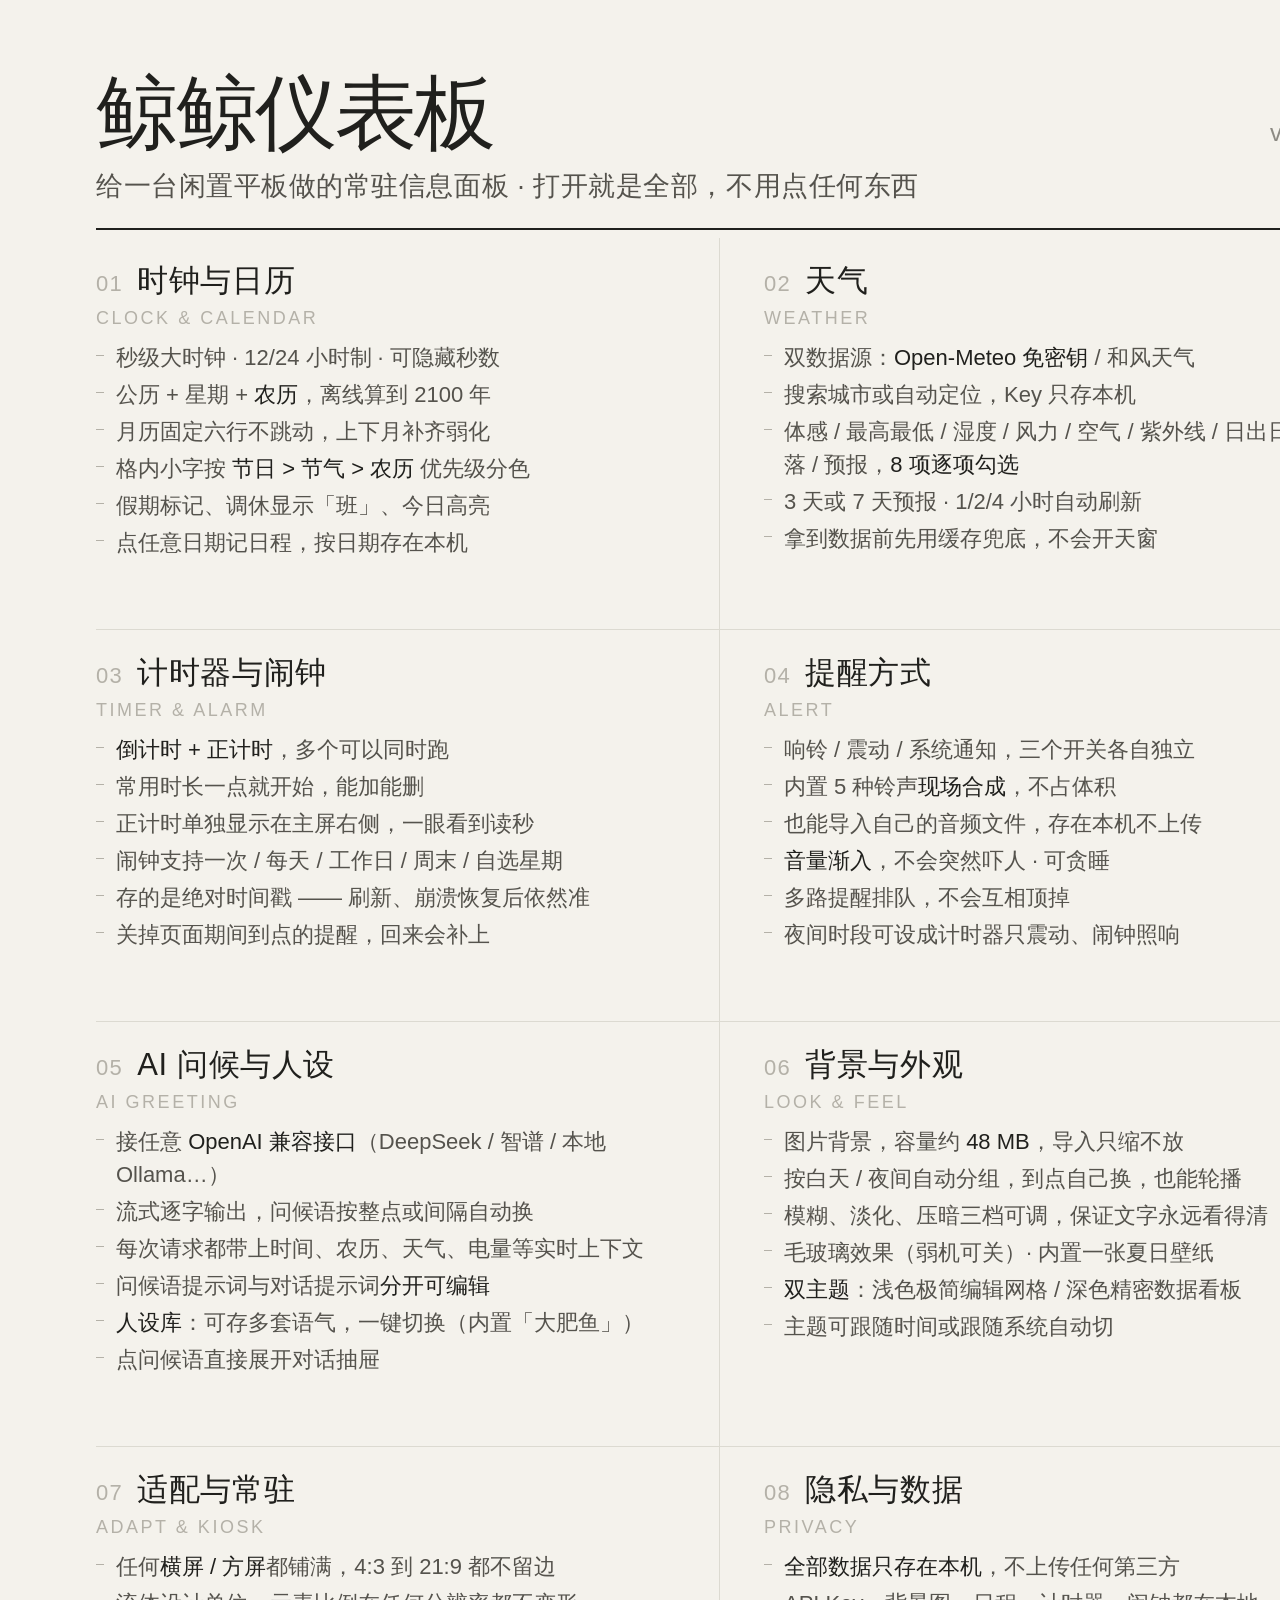
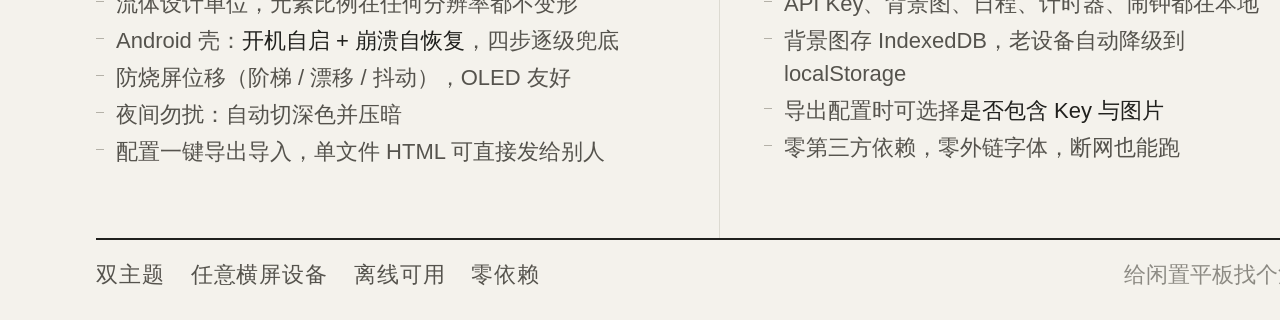
<file: 工具/功能海报.html>
<!DOCTYPE html>
<html lang="zh-CN" data-theme="light">
<head>
<meta charset="utf-8">
<title>鲸鲸仪表板 · 功能总览</title>
<style>
/* ============================================================================
 * 功能海报：把整个项目的功能摊在一张图上，用来分享。
 * 用 1440×1920（3:4）—— 手机上竖着看正好，微信/朋友圈不会被裁。
 * 风格沿用「浅色极简编辑网格」：暖米白底、近黑字、1px 细线、零装饰。
 * 深色版：给 <html> 加 data-theme="dark"（截图脚本会切）。
 * ==========================================================================*/
*, *::before, *::after { box-sizing: border-box; }
html, body { margin: 0; padding: 0; }

:root {
  --bg: #F4F2EC;
  --ink: #20201D;
  --ink-2: #55534D;
  --muted: #8C8A83;
  --faint: #B4B1A8;
  --line: #DCDAD1;
  --festival: #A4473B;
  --term: #4C6B57;
  --font-cn: "Source Han Sans SC", "Noto Sans SC", "HarmonyOS Sans SC",
             "PingFang SC", "Microsoft YaHei UI", "Microsoft YaHei", sans-serif;
  --font-num: "Inter", "Helvetica Neue", "Segoe UI", Arial, sans-serif;
}
[data-theme="dark"] {
  --bg: #121417;
  --ink: #E8EAED;
  --ink-2: #C4C8CD;
  --muted: #9AA0A6;
  --faint: #6B7076;
  --line: #262A30;
  --festival: #F0A52B;
  --term: #F0A52B;
}

body {
  background: var(--bg);
  color: var(--ink);
  font-family: var(--font-cn);
  -webkit-font-smoothing: antialiased;
}
.poster {
  width: 1440px; height: 1920px;
  padding: 72px 96px 0;
  display: flex; flex-direction: column;
  background: var(--bg);
  position: relative;
}

/* --- 页眉 --- */
.head { border-bottom: 2px solid var(--ink); padding-bottom: 24px; }
.head-row { display: flex; align-items: baseline; justify-content: space-between; }
.title { font-size: 82px; font-weight: 200; letter-spacing: -.03em; line-height: 1; font-family: var(--font-num); }
.title cn { font-family: var(--font-cn); font-weight: 300; }
.sub { margin-top: 14px; font-size: 27px; color: var(--ink-2); letter-spacing: .02em; }
.ver { font-size: 24px; color: var(--muted); font-family: var(--font-num); letter-spacing: .06em; }

/* --- 功能网格 --- */
.grid {
  flex: 1 1 auto;
  display: grid;
  grid-template-columns: 1fr 1fr;
  gap: 0;
  margin-top: 8px;
}
.cell {
  padding: 22px 44px 22px 0;
  border-bottom: 1px solid var(--line);
}
.cell:nth-child(odd)  { padding-right: 44px; border-right: 1px solid var(--line); }
.cell:nth-child(even) { padding-left: 44px; }
.cell:nth-last-child(-n+2) { border-bottom: 0; }

.cell-head { display: flex; align-items: baseline; gap: 14px; }
.no { font-family: var(--font-num); font-size: 22px; color: var(--faint); letter-spacing: .06em; }
.cell-title { font-size: 31px; font-weight: 500; letter-spacing: .02em; }
.cell-en { font-size: 18px; color: var(--faint); font-family: var(--font-num); letter-spacing: .14em; margin-top: 6px; }

ul { list-style: none; margin: 12px 0 0; padding: 0; }
li {
  position: relative; padding-left: 20px;
  font-size: 22px; line-height: 1.5; color: var(--ink-2);
  margin-bottom: 4px;
}
li::before {
  content: ""; position: absolute; left: 0; top: .62em;
  width: 8px; height: 1px; background: var(--faint);
}
li b { color: var(--ink); font-weight: 500; }
li .hl { color: var(--festival); }

/* --- 页脚 --- */
.foot {
  flex: 0 0 auto;
  border-top: 2px solid var(--ink);
  padding: 20px 0 30px;
  display: flex; align-items: center; justify-content: space-between;
  font-size: 22px; color: var(--muted);
}
.foot .tags { display: flex; gap: 26px; font-family: var(--font-num); letter-spacing: .04em; }
.foot .tags span { color: var(--ink-2); }
</style>
</head>
<body>
<div class="poster">

  <div class="head">
    <div class="head-row">
      <div class="title"><cn>鲸鲸仪表板</cn></div>
      <div class="ver">v1.9.2</div>
    </div>
    <div class="sub">给一台闲置平板做的常驻信息面板 · 打开就是全部，不用点任何东西</div>
  </div>

  <div class="grid">

    <div class="cell">
      <div class="cell-head"><span class="no">01</span><span class="cell-title">时钟与日历</span></div>
      <div class="cell-en">CLOCK &amp; CALENDAR</div>
      <ul>
        <li>秒级大时钟 · 12/24 小时制 · 可隐藏秒数</li>
        <li>公历 + 星期 + <b>农历</b>，离线算到 2100 年</li>
        <li>月历固定六行不跳动，上下月补齐弱化</li>
        <li>格内小字按 <b>节日 &gt; 节气 &gt; 农历</b> 优先级分色</li>
        <li>假期标记、调休显示「班」、今日高亮</li>
        <li>点任意日期记日程，按日期存在本机</li>
      </ul>
    </div>

    <div class="cell">
      <div class="cell-head"><span class="no">02</span><span class="cell-title">天气</span></div>
      <div class="cell-en">WEATHER</div>
      <ul>
        <li>双数据源：<b>Open-Meteo 免密钥</b> / 和风天气</li>
        <li>搜索城市或自动定位，Key 只存本机</li>
        <li>体感 / 最高最低 / 湿度 / 风力 / 空气 / 紫外线 / 日出日落 / 预报，<b>8 项逐项勾选</b></li>
        <li>3 天或 7 天预报 · 1/2/4 小时自动刷新</li>
        <li>拿到数据前先用缓存兜底，不会开天窗</li>
      </ul>
    </div>

    <div class="cell">
      <div class="cell-head"><span class="no">03</span><span class="cell-title">计时器与闹钟</span></div>
      <div class="cell-en">TIMER &amp; ALARM</div>
      <ul>
        <li><b>倒计时 + 正计时</b>，多个可以同时跑</li>
        <li>常用时长一点就开始，能加能删</li>
        <li>正计时单独显示在主屏右侧，一眼看到读秒</li>
        <li>闹钟支持一次 / 每天 / 工作日 / 周末 / 自选星期</li>
        <li>存的是绝对时间戳 —— 刷新、崩溃恢复后依然准</li>
        <li>关掉页面期间到点的提醒，回来会补上</li>
      </ul>
    </div>

    <div class="cell">
      <div class="cell-head"><span class="no">04</span><span class="cell-title">提醒方式</span></div>
      <div class="cell-en">ALERT</div>
      <ul>
        <li>响铃 / 震动 / 系统通知，三个开关各自独立</li>
        <li>内置 5 种铃声<b>现场合成</b>，不占体积</li>
        <li>也能导入自己的音频文件，存在本机不上传</li>
        <li><b>音量渐入</b>，不会突然吓人 · 可贪睡</li>
        <li>多路提醒排队，不会互相顶掉</li>
        <li>夜间时段可设成计时器只震动、闹钟照响</li>
      </ul>
    </div>

    <div class="cell">
      <div class="cell-head"><span class="no">05</span><span class="cell-title">AI 问候与人设</span></div>
      <div class="cell-en">AI GREETING</div>
      <ul>
        <li>接任意 <b>OpenAI 兼容接口</b>（DeepSeek / 智谱 / 本地 Ollama…）</li>
        <li>流式逐字输出，问候语按整点或间隔自动换</li>
        <li>每次请求都带上时间、农历、天气、电量等实时上下文</li>
        <li>问候语提示词与对话提示词<b>分开可编辑</b></li>
        <li><b>人设库</b>：可存多套语气，一键切换（内置「大肥鱼」）</li>
        <li>点问候语直接展开对话抽屉</li>
      </ul>
    </div>

    <div class="cell">
      <div class="cell-head"><span class="no">06</span><span class="cell-title">背景与外观</span></div>
      <div class="cell-en">LOOK &amp; FEEL</div>
      <ul>
        <li>图片背景，容量约 <b>48 MB</b>，导入只缩不放</li>
        <li>按白天 / 夜间自动分组，到点自己换，也能轮播</li>
        <li>模糊、淡化、压暗三档可调，保证文字永远看得清</li>
        <li>毛玻璃效果（弱机可关）· 内置一张夏日壁纸</li>
        <li><b>双主题</b>：浅色极简编辑网格 / 深色精密数据看板</li>
        <li>主题可跟随时间或跟随系统自动切</li>
      </ul>
    </div>

    <div class="cell">
      <div class="cell-head"><span class="no">07</span><span class="cell-title">适配与常驻</span></div>
      <div class="cell-en">ADAPT &amp; KIOSK</div>
      <ul>
        <li>任何<b>横屏 / 方屏</b>都铺满，4:3 到 21:9 都不留边</li>
        <li>流体设计单位，元素比例在任何分辨率都不变形</li>
        <li>Android 壳：<b>开机自启 + 崩溃自恢复</b>，四步逐级兜底</li>
        <li>防烧屏位移（阶梯 / 漂移 / 抖动），OLED 友好</li>
        <li>夜间勿扰：自动切深色并压暗</li>
        <li>配置一键导出导入，单文件 HTML 可直接发给别人</li>
      </ul>
    </div>

    <div class="cell">
      <div class="cell-head"><span class="no">08</span><span class="cell-title">隐私与数据</span></div>
      <div class="cell-en">PRIVACY</div>
      <ul>
        <li><b>全部数据只存在本机</b>，不上传任何第三方</li>
        <li>API Key、背景图、日程、计时器、闹钟都在本地</li>
        <li>背景图存 IndexedDB，老设备自动降级到 localStorage</li>
        <li>导出配置时可选择<b>是否包含 Key 与图片</b></li>
        <li>零第三方依赖，零外链字体，断网也能跑</li>
      </ul>
    </div>

  </div>

  <div class="foot">
    <div class="tags">
      <span>双主题</span><span>任意横屏设备</span><span>离线可用</span><span>零依赖</span>
    </div>
    <div>给闲置平板找个活儿干</div>
  </div>

</div>
</body>
</html>
</file>
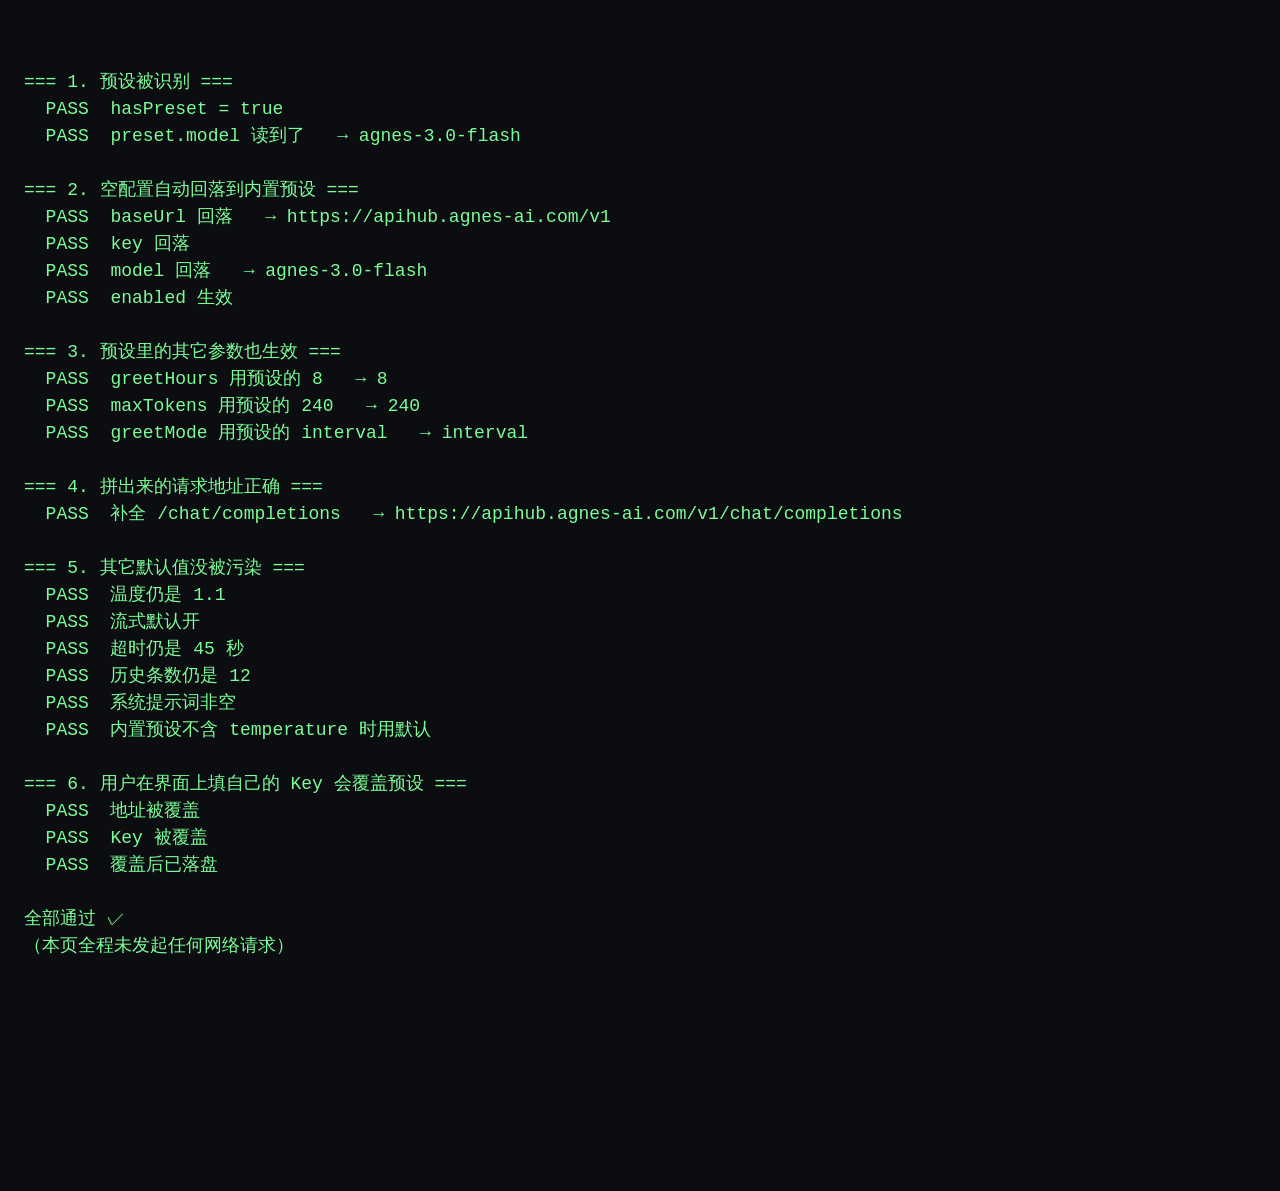
<file: 测试/AI预设自检.html>
<!DOCTYPE html>
<html lang="zh-CN"><head><meta charset="utf-8">
<title>AI 内置预设自检</title>
<style>body{background:#0b0d10;color:#7CFC98;font:18px/1.5 Consolas,monospace;padding:16px;white-space:pre-wrap}</style>
</head><body>
<pre id="out">running…</pre>

<!-- 刻意用假 Key：这个测试永远不会打到真接口，也不含任何真实凭据 -->
<script>
  /* 条件一：模拟"分享版注入了内置预设" */
  window.DASH_PRESET = {
    ai: {
      enabled: 1,
      baseUrl: 'https://apihub.agnes-ai.com/v1',
      key: 'sk-PROBE-NOT-A-REAL-KEY',
      model: 'agnes-3.0-flash',
      greetMode: 'interval',
      greetHours: 8,
      maxTokens: 240,
      temperature: 1.1
    }
  };
  /* 条件二：模拟"用户曾经打开过、但把地址清空了"——应回落内置预设 */
  localStorage.setItem('dash.ai.cfg', JSON.stringify({
    baseUrl: '', key: '', model: '', enabled: 1, temperature: 1.1
  }));
</script>
<script src="../assets/js/ai.js"></script>
<script>
var out = [], fail = 0;
function log(s) { out.push(s); document.getElementById('out').textContent = out.join('\n'); }
function ok(name, cond, extra) {
  if (!cond) { fail++; }
  log((cond ? '  PASS  ' : '  FAIL  ') + name + (extra ? '   → ' + extra : ''));
}

log('=== 1. 预设被识别 ===');
ok('hasPreset = true', AI.hasPreset === true);
ok('preset.model 读到了', AI.preset.model === 'agnes-3.0-flash', AI.preset.model);

log('\n=== 2. 空配置自动回落到内置预设 ===');
ok('baseUrl 回落', AI.cfg.baseUrl === 'https://apihub.agnes-ai.com/v1', AI.cfg.baseUrl);
ok('key 回落', AI.cfg.key === 'sk-PROBE-NOT-A-REAL-KEY');
ok('model 回落', AI.cfg.model === 'agnes-3.0-flash', AI.cfg.model);
ok('enabled 生效', AI.cfg.enabled === 1);

log('\n=== 3. 预设里的其它参数也生效 ===');
ok('greetHours 用预设的 8', AI.cfg.greetHours === 8, AI.cfg.greetHours);
ok('maxTokens 用预设的 240', AI.cfg.maxTokens === 240, AI.cfg.maxTokens);
ok('greetMode 用预设的 interval', AI.cfg.greetMode === 'interval', AI.cfg.greetMode);

log('\n=== 4. 拼出来的请求地址正确 ===');
ok('补全 /chat/completions',
  AI.resolveUrl(AI.cfg.baseUrl) === 'https://apihub.agnes-ai.com/v1/chat/completions',
  AI.resolveUrl(AI.cfg.baseUrl));

log('\n=== 5. 其它默认值没被污染 ===');
ok('温度仍是 1.1', +AI.cfg.temperature === 1.1);
ok('流式默认开', AI.cfg.stream === 1);
ok('超时仍是 45 秒', AI.cfg.timeoutSec === 45);
ok('历史条数仍是 12', AI.cfg.historyLimit === 12);
ok('系统提示词非空', (AI.cfg.prompt || '').length > 20);
ok('内置预设不含 temperature 时用默认', AI.defaults.temperature === 1.1);

log('\n=== 6. 用户在界面上填自己的 Key 会覆盖预设 ===');
AI.setCfg({ baseUrl: 'https://my-own.example/v1', key: 'sk-mine', model: 'my-model' });
ok('地址被覆盖', AI.cfg.baseUrl === 'https://my-own.example/v1');
ok('Key 被覆盖', AI.cfg.key === 'sk-mine');
var saved = JSON.parse(localStorage.getItem('dash.ai.cfg'));
ok('覆盖后已落盘', saved.baseUrl === 'https://my-own.example/v1' && saved.model === 'my-model');

log('\n' + (fail === 0 ? '全部通过 ✓' : '有 ' + fail + ' 项失败 ✗'));
log('（本页全程未发起任何网络请求）');
document.title = fail === 0 ? 'ALL PASS' : 'FAIL:' + fail;
</script>
</body></html>
</file>
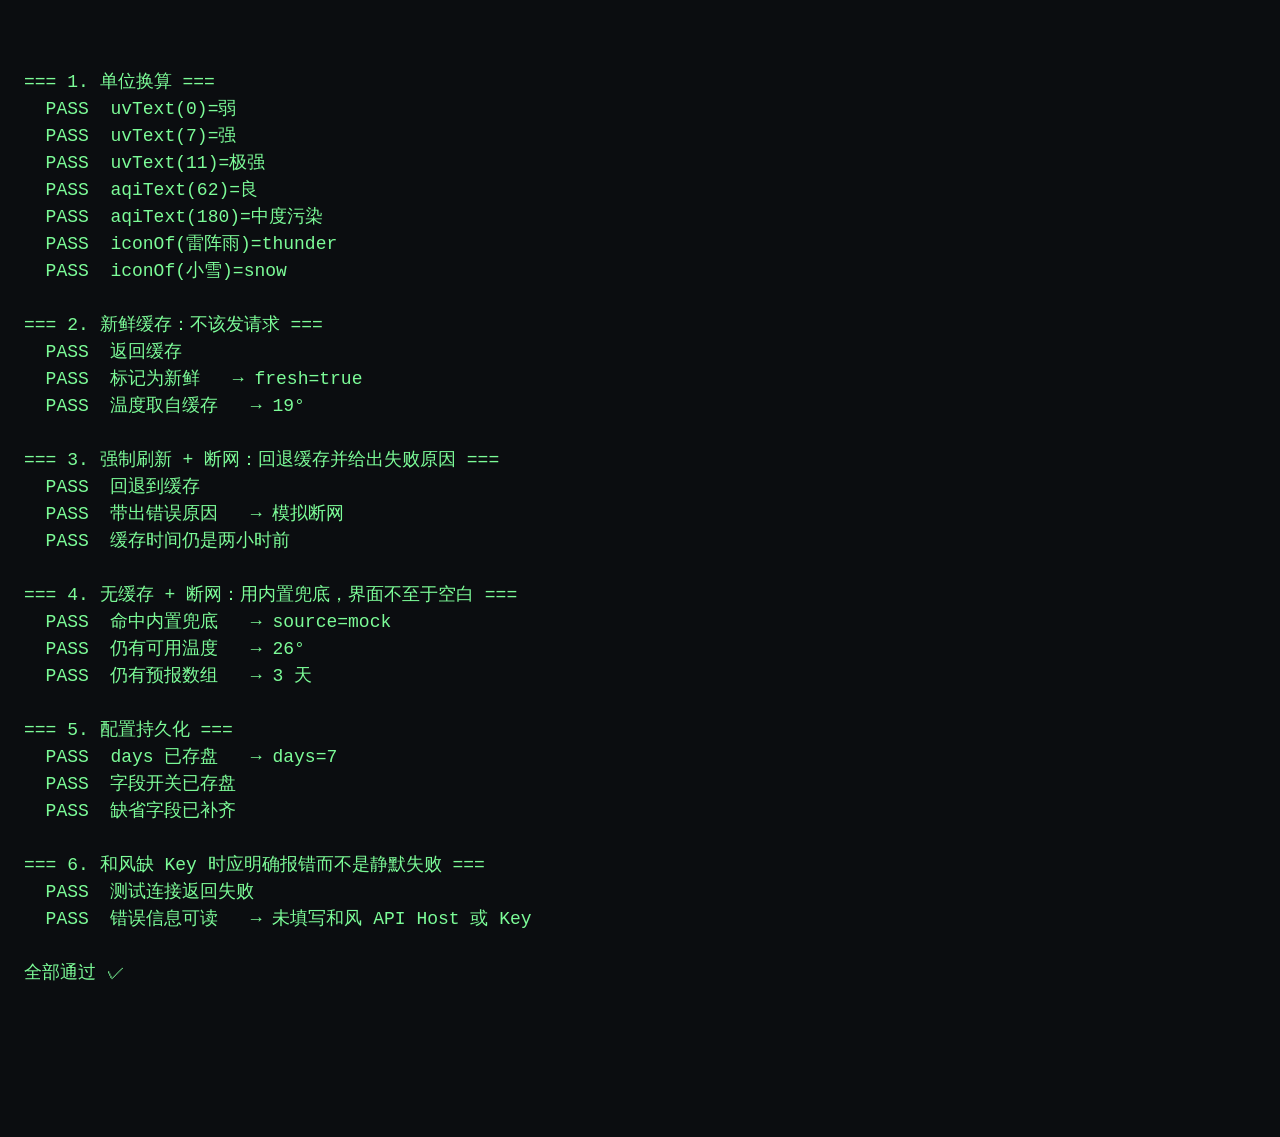
<file: 测试/天气自检.html>
<!DOCTYPE html>
<html lang="zh-CN"><head><meta charset="utf-8">
<title>weather.js 自检</title>
<style>
body{background:#0b0d10;color:#7CFC98;font:18px/1.5 Consolas,monospace;padding:16px;white-space:pre-wrap}
.bad{color:#ff6b6b}
</style></head><body>
<pre id="out">running…</pre>
<script src="../assets/js/weather.js"></script>
<script>
var out = [], fail = 0;
function log(s) { out.push(s); document.getElementById('out').textContent = out.join('\n'); }
function ok(name, cond, extra) {
  if (!cond) { fail++; }
  log((cond ? '  PASS  ' : '  FAIL  ') + name + (extra ? '   → ' + extra : ''));
}

/* 造一份两小时前的缓存 */
var seed = {
  city: '攀枝花', cond: '阴', icon: 'cloud', temp: 19, feels: 21, hi: 24, lo: 18,
  humidity: 80, humidityPct: 80, windDir: '东风', windScale: '1级', windPct: 8,
  aqi: 62, aqiText: '良', aqiPct: 69, uv: 7, uvText: '强', uvPct: 64,
  sunrise: '07:07', sunset: '18:54',
  forecast: [{ date: '2026-10-07', w: '周三', hi: 26, lo: 18, cond: '阴', icon: 'cloud' }],
  updatedAt: Date.now() - 7200000, source: 'open-meteo', fromCache: false
};

(async function () {
  log('=== 1. 单位换算 ===');
  ok('uvText(0)=弱', Weather.uvText(0) === '弱');
  ok('uvText(7)=强', Weather.uvText(7) === '强');
  ok('uvText(11)=极强', Weather.uvText(11) === '极强');
  ok('aqiText(62)=良', Weather.aqiText(62) === '良');
  ok('aqiText(180)=中度污染', Weather.aqiText(180) === '中度污染');
  ok('iconOf(雷阵雨)=thunder', Weather.iconOf('雷阵雨') === 'thunder');
  ok('iconOf(小雪)=snow', Weather.iconOf('小雪') === 'snow');

  log('\n=== 2. 新鲜缓存：不该发请求 ===');
  Weather.setCfg({ refreshHours: 4 });
  Weather.writeCache(seed);
  window.fetch = function () { throw new Error('本用例不应该联网'); };
  var a = await Weather.refresh({ force: false });
  ok('返回缓存', a.fromCache === true);
  ok('标记为新鲜', a.fresh === true, 'fresh=' + a.fresh);
  ok('温度取自缓存', a.temp === 19, a.temp + '°');

  log('\n=== 3. 强制刷新 + 断网：回退缓存并给出失败原因 ===');
  window.fetch = function () { return Promise.reject(new Error('模拟断网')); };
  var b = await Weather.refresh({ force: true });
  ok('回退到缓存', b.fromCache === true && b.temp === 19);
  ok('带出错误原因', /模拟断网/.test(b.error || ''), b.error);
  ok('缓存时间仍是两小时前', Date.now() - b.updatedAt >= 7000000);

  log('\n=== 4. 无缓存 + 断网：用内置兜底，界面不至于空白 ===');
  try { localStorage.removeItem('dash.weather.cache'); } catch (e) {}
  var c = await Weather.refresh({ force: true });
  ok('命中内置兜底', c.source === 'mock', 'source=' + c.source);
  ok('仍有可用温度', typeof c.temp === 'number' && c.temp > -50, c.temp + '°');
  ok('仍有预报数组', Array.isArray(c.forecast) && c.forecast.length >= 3, c.forecast.length + ' 天');

  log('\n=== 5. 配置持久化 ===');
  Weather.setCfg({ days: 7, refreshHours: 1, fields: { feels: 0, hiLo: 1, humidity: 1, wind: 0, aqi: 1, uv: 0, sun: 1, forecast: 1 } });
  var raw = JSON.parse(localStorage.getItem('dash.weather.cfg'));
  ok('days 已存盘', raw.days === 7, 'days=' + raw.days);
  ok('字段开关已存盘', raw.fields.wind === 0 && raw.fields.aqi === 1);
  ok('缺省字段已补齐', raw.fields.forecast === 1);

  log('\n=== 6. 和风缺 Key 时应明确报错而不是静默失败 ===');
  Weather.setCfg({ provider: 'qweather', host: '', key: '' });
  var d = await Weather.testConnection();
  ok('测试连接返回失败', d.ok === false);
  ok('错误信息可读', /未填写/.test(d.msg), d.msg);

  log('\n' + (fail === 0 ? '全部通过 ✓' : '有 ' + fail + ' 项失败 ✗'));
  document.title = fail === 0 ? 'ALL PASS' : 'FAIL:' + fail;
})();
</script>
</body></html>
</file>
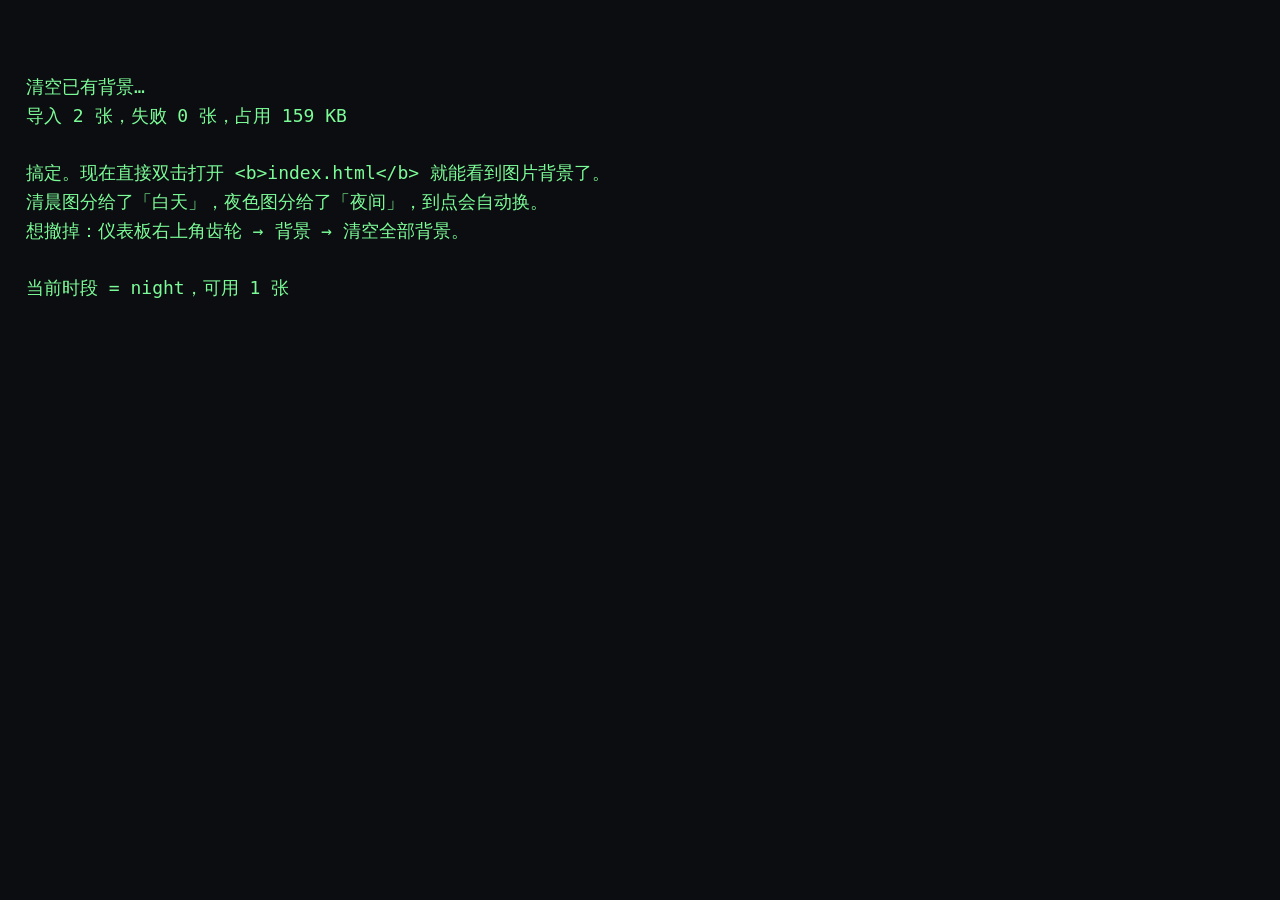
<file: 测试/生成示例背景.html>
<!DOCTYPE html>
<html lang="zh-CN"><head><meta charset="utf-8">
<title>生成示例背景</title>
<style>
body{background:#0b0d10;color:#7CFC98;font:18px/1.6 Consolas,monospace;padding:18px;white-space:pre-wrap}
b{color:#F0A52B}
</style></head><body>
<pre id="out">正在生成…</pre>
<script src="../assets/js/background.js"></script>
<script>
/* 这个页面用来"一键造两张示例背景"塞进浏览器本地存储，
   方便先看看图片背景跑起来是什么效果。看完随时可以清空。 */
var out = [];
function log(s) { out.push(s); document.getElementById('out').textContent = out.join('\n'); }

function makeFile(name, c1, c2, decorate) {
  var W = 2400, H = 1600;
  var c = document.createElement('canvas');
  c.width = W; c.height = H;
  var g = c.getContext('2d');
  var grd = g.createLinearGradient(0, 0, W, H);
  grd.addColorStop(0, c1);
  grd.addColorStop(0.55, c2);
  grd.addColorStop(1, '#ffffff');
  g.fillStyle = grd; g.fillRect(0, 0, W, H);
  decorate(g, W, H);
  return new Promise(function (res) {
    c.toBlob(function (b) { res(new File([b], name, { type: 'image/jpeg' })); }, 'image/jpeg', 0.92);
  });
}

function dayScene(g, W, H) {
  g.globalAlpha = 0.5;
  for (var i = 0; i < 60; i++) {
    g.fillStyle = 'rgba(255,255,255,' + (0.05 + (i % 5) * 0.06) + ')';
    g.beginPath();
    g.arc(Math.random() * W, Math.random() * H * 0.8, 80 + Math.random() * 260, 0, Math.PI * 2);
    g.fill();
  }
  g.globalAlpha = 1;
  g.fillStyle = 'rgba(255,236,200,.85)';
  g.beginPath(); g.arc(W * 0.78, H * 0.22, 150, 0, Math.PI * 2); g.fill();
}

function nightScene(g, W, H) {
  g.globalAlpha = 0.65;
  for (var i = 0; i < 220; i++) {
    g.fillStyle = 'rgba(255,255,255,' + (0.15 + Math.random() * 0.7) + ')';
    g.beginPath(); g.arc(Math.random() * W, Math.random() * H * 0.7, Math.random() * 2.6, 0, Math.PI * 2); g.fill();
  }
  g.globalAlpha = 1;
  var gg = g.createLinearGradient(0, H * 0.6, 0, H);
  gg.addColorStop(0, 'rgba(20,26,44,0)');
  gg.addColorStop(1, 'rgba(6,8,14,.95)');
  g.fillStyle = gg; g.fillRect(0, H * 0.6, W, H * 0.4);
}

(async function () {
  log('清空已有背景…');
  Background.clearAll();

  var f1 = await makeFile('清晨.jpg', '#1e4b8f', '#f0b455', dayScene);
  var f2 = await makeFile('夜色.jpg', '#070b14', '#3b2a53', nightScene);

  var r = await Background.addFiles([f1, f2]);
  log('导入 ' + r.added.length + ' 张，失败 ' + r.failed.length + ' 张，占用 ' +
    (r.used / 1024).toFixed(0) + ' KB');

  var m = Background.list();
  if (m.length >= 2) {
    Background.setSlot(m[0].id, 'day');
    Background.setSlot(m[1].id, 'night');
  }
  Background.setCfg({ mode: 'image', blur: 8, veilLight: 78, veilDark: 42, intervalSec: 300 });

  log('');
  log('搞定。现在直接双击打开 ' + '<b>index.html</b>' + ' 就能看到图片背景了。');
  log('清晨图分给了「白天」，夜色图分给了「夜间」，到点会自动换。');
  log('想撤掉：仪表板右上角齿轮 → 背景 → 清空全部背景。');
  log('');
  log('当前时段 = ' + Background.currentSlot() + '，可用 ' + Background.candidates().length + ' 张');
})();
</script>
</body></html>
</file>
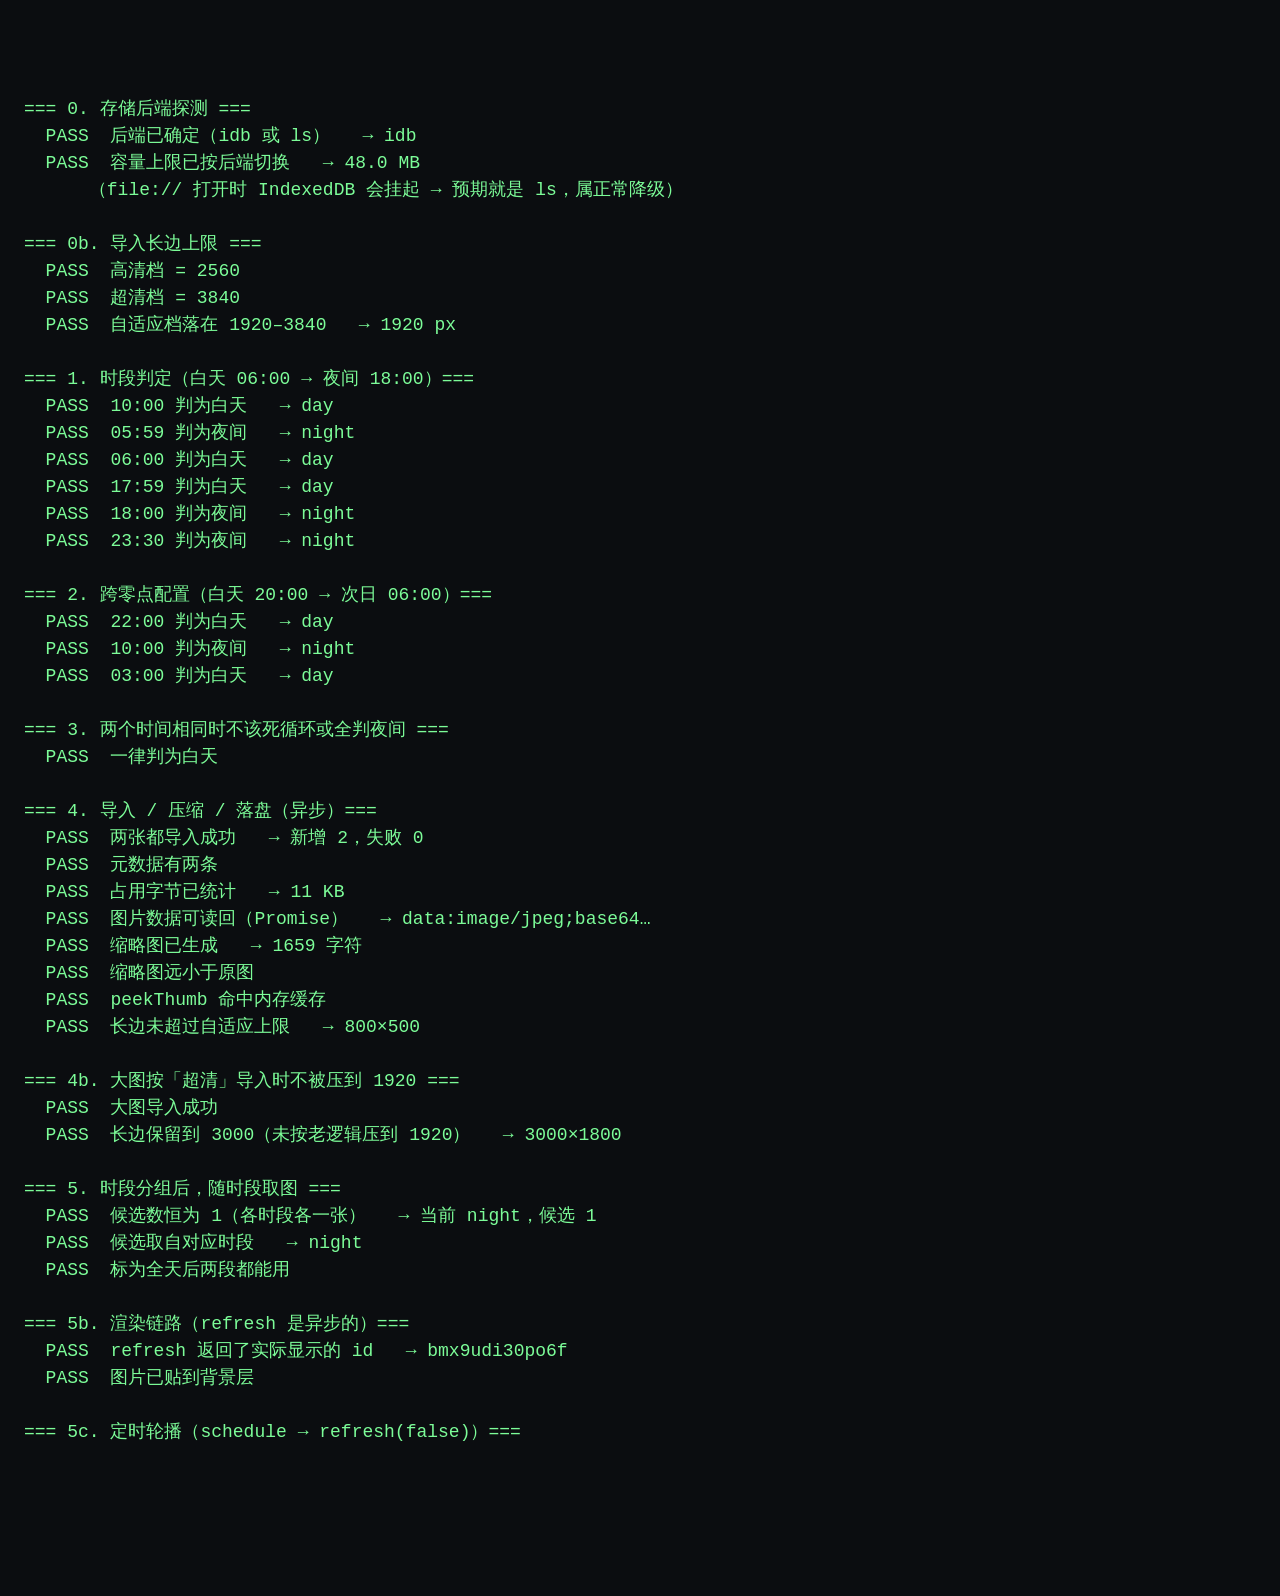
<file: 测试/背景自检.html>
<!DOCTYPE html>
<html lang="zh-CN"><head><meta charset="utf-8">
<title>background.js 自检</title>
<style>body{background:#0b0d10;color:#7CFC98;font:18px/1.5 Consolas,monospace;padding:16px;white-space:pre-wrap}</style>
</head><body>
<div id="bg" aria-hidden="true"><div class="bg-img" id="bgA"></div><div class="bg-img" id="bgB"></div></div>
<pre id="out">running…</pre>
<script src="../assets/js/background.js"></script>
<script>
var out = [], fail = 0;
function log(s) { out.push(s); document.getElementById('out').textContent = out.join('\n'); }
function ok(name, cond, extra) {
  if (!cond) { fail++; }
  log((cond ? '  PASS  ' : '  FAIL  ') + name + (extra ? '   → ' + extra : ''));
}
function at(hh, mm) { var d = new Date(); d.setHours(hh, mm, 0, 0); return d; }

/* 造一张小图当测试素材 */
function makeFile(name, color, w, h) {
  w = w || 800; h = h || 500;
  var c = document.createElement('canvas');
  c.width = w; c.height = h;
  var g = c.getContext('2d');
  g.fillStyle = color; g.fillRect(0, 0, w, h);
  g.fillStyle = 'rgba(255,255,255,.4)';
  g.fillRect(50, 50, Math.max(20, w / 4), Math.max(20, h / 4));
  return new Promise(function (res) {
    c.toBlob(function (b) { res(new File([b], name, { type: 'image/jpeg' })); }, 'image/jpeg', 0.9);
  });
}

/* 等存储后端探测完（IndexedDB 会挂起，靠超时兜底） */
function waitStore() {
  return new Promise(function (res) { Background.onReady(function (state, moved) { res({ state: state, moved: moved }); }); });
}

(async function () {
  /* ---------------- 存储后端 ---------------- */
  log('=== 0. 存储后端探测 ===');
  Background.start('light');
  var st = await waitStore();
  ok('后端已确定（idb 或 ls）', st.state === 'idb' || st.state === 'ls', st.state);
  ok('容量上限已按后端切换', Background.softCap() === (st.state === 'idb' ? 48 * 1048576 : 4.5 * 1048576),
    (Background.softCap() / 1048576).toFixed(1) + ' MB');
  log('      （file:// 打开时 IndexedDB 会挂起 → 预期就是 ls，属正常降级）');

  /* ---------------- 导入分辨率上限 ---------------- */
  log('\n=== 0b. 导入长边上限 ===');
  Background.setCfg({ res: 'hd' });   ok('高清档 = 2560', Background.targetLongEdge() === 2560);
  Background.setCfg({ res: 'full' }); ok('超清档 = 3840', Background.targetLongEdge() === 3840);
  Background.setCfg({ res: 'auto' });
  var auto = Background.targetLongEdge();
  ok('自适应档落在 1920–3840', auto >= 1920 && auto <= 3840, auto + ' px');

  /* ---------------- 时段判定 ---------------- */
  log('\n=== 1. 时段判定（白天 06:00 → 夜间 18:00）===');
  Background.setCfg({ dayStart: '06:00', nightStart: '18:00' });
  ok('10:00 判为白天', Background.currentSlot(at(10, 0)) === 'day', Background.currentSlot(at(10, 0)));
  ok('05:59 判为夜间', Background.currentSlot(at(5, 59)) === 'night', Background.currentSlot(at(5, 59)));
  ok('06:00 判为白天', Background.currentSlot(at(6, 0)) === 'day', Background.currentSlot(at(6, 0)));
  ok('17:59 判为白天', Background.currentSlot(at(17, 59)) === 'day', Background.currentSlot(at(17, 59)));
  ok('18:00 判为夜间', Background.currentSlot(at(18, 0)) === 'night', Background.currentSlot(at(18, 0)));
  ok('23:30 判为夜间', Background.currentSlot(at(23, 30)) === 'night', Background.currentSlot(at(23, 30)));

  log('\n=== 2. 跨零点配置（白天 20:00 → 次日 06:00）===');
  Background.setCfg({ dayStart: '20:00', nightStart: '06:00' });
  ok('22:00 判为白天', Background.currentSlot(at(22, 0)) === 'day', Background.currentSlot(at(22, 0)));
  ok('10:00 判为夜间', Background.currentSlot(at(10, 0)) === 'night', Background.currentSlot(at(10, 0)));
  ok('03:00 判为白天', Background.currentSlot(at(3, 0)) === 'day', Background.currentSlot(at(3, 0)));
  Background.setCfg({ dayStart: '06:00', nightStart: '18:00' });

  log('\n=== 3. 两个时间相同时不该死循环或全判夜间 ===');
  Background.setCfg({ dayStart: '08:00', nightStart: '08:00' });
  ok('一律判为白天', Background.currentSlot(at(3, 0)) === 'day' && Background.currentSlot(at(20, 0)) === 'day');
  Background.setCfg({ dayStart: '06:00', nightStart: '18:00' });

  /* ---------------- 导入 / 压缩 / 落盘 ---------------- */
  log('\n=== 4. 导入 / 压缩 / 落盘（异步）===');
  await Background.clearAll();
  var f1 = await makeFile('白天图.jpg', '#2c5aa0');
  var f2 = await makeFile('夜间图.jpg', '#101828');
  var r = await Background.addFiles([f1, f2]);
  ok('两张都导入成功', r.added.length === 2, '新增 ' + r.added.length + '，失败 ' + r.failed.length);
  ok('元数据有两条', Background.list().length === 2);
  ok('占用字节已统计', Background.usedBytes() > 0, (Background.usedBytes() / 1024).toFixed(0) + ' KB');

  var m0 = Background.list()[0];
  var d0 = await Background.getData(m0.id);
  var t0 = await Background.getThumb(m0.id);
  ok('图片数据可读回（Promise）', (d0 || '').indexOf('data:image') === 0, (d0 || '').slice(0, 22) + '…');
  ok('缩略图已生成', (t0 || '').indexOf('data:image') === 0, (t0 || '').length + ' 字符');
  ok('缩略图远小于原图', t0.length < d0.length / 3);
  ok('peekThumb 命中内存缓存', Background.peekThumb(m0.id) === t0);
  ok('长边未超过自适应上限', Math.max(m0.w, m0.h) <= Background.targetLongEdge(), m0.w + '×' + m0.h);

  log('\n=== 4b. 大图按「超清」导入时不被压到 1920 ===');
  Background.setCfg({ res: 'full' });
  var big = await makeFile('大图.jpg', '#7a4a1e', 3000, 1800);
  var rb = await Background.addFiles([big]);
  ok('大图导入成功', rb.added.length === 1, rb.failed[0] && rb.failed[0].why);
  var mb = Background.list()[Background.list().length - 1];
  ok('长边保留到 3000（未按老逻辑压到 1920）', mb.w === 3000, mb.w + '×' + mb.h);
  Background.setCfg({ res: 'auto' });
  await Background.removeItem(mb.id);

  /* ---------------- 时段分组 ---------------- */
  log('\n=== 5. 时段分组后，随时段取图 ===');
  var list = Background.list();
  await Background.setSlot(list[0].id, 'day');
  await Background.setSlot(list[1].id, 'night');
  Background.setCfg({ dayStart: '06:00', nightStart: '18:00' });
  var expect = Background.currentSlot(new Date());
  ok('候选数恒为 1（各时段各一张）', Background.candidates().length === 1,
    '当前 ' + expect + '，候选 ' + Background.candidates().length);
  ok('候选取自对应时段', Background.candidates()[0].slot === expect, Background.candidates()[0].slot);
  await Background.setSlot(list[1].id, 'all');
  await Background.setSlot(list[0].id, 'all');
  ok('标为全天后两段都能用', Background.candidates().length === 2);

  /* ---------------- 渲染链路 ---------------- */
  log('\n=== 5b. 渲染链路（refresh 是异步的）===');
  Background.setCfg({ mode: 'image' });
  var shown = await Background.refresh(true);
  ok('refresh 返回了实际显示的 id', !!shown, shown);
  ok('图片已贴到背景层', (document.getElementById('bgA').style.backgroundImage +
    document.getElementById('bgB').style.backgroundImage).indexOf('data:image') >= 0);

  log('\n=== 5c. 定时轮播（schedule → refresh(false)）===');
  function activeBgLayer() {
    if (document.getElementById('bgA').classList.contains('on')) { return 'bgA'; }
    if (document.getElementById('bgB').classList.contains('on')) { return 'bgB'; }
    return '';
  }
  var activeBefore = activeBgLayer();
  Background.setCfg({ intervalSec: 1 });
  Background.schedule();
  await new Promise(function (res) { setTimeout(res, 1500); });
  Background.stop();
  var activeAfter = activeBgLayer();
  ok('到轮播间隔后已切到另一层', !!activeBefore && !!activeAfter && activeAfter !== activeBefore,
    activeBefore + ' → ' + activeAfter);

  log('\n=== 5d. 候选图片变化后重建轮播调度 ===');
  var slotNow = Background.currentSlot();
  var otherSlot = slotNow === 'day' ? 'night' : 'day';
  await Background.setSlot(list[0].id, slotNow);
  await Background.setSlot(list[1].id, otherSlot);
  Background.setCfg({ intervalSec: 1 });
  Background.schedule();
  await Background.setSlot(list[1].id, 'all');
  var activeBeforeUpdate = activeBgLayer();
  await new Promise(function (res) { setTimeout(res, 1500); });
  Background.stop();
  var activeAfterUpdate = activeBgLayer();
  ok('候选数从 1 增至 2 后自动开始轮播', !!activeBeforeUpdate && !!activeAfterUpdate &&
    activeAfterUpdate !== activeBeforeUpdate, activeBeforeUpdate + ' → ' + activeAfterUpdate);
  Background.setCfg({ intervalSec: 0 });
  Background.setCfg({ mode: 'off' });

  /* ---------------- 删除与容量回收 ---------------- */
  log('\n=== 6. 删除与容量回收 ===');
  var before = Background.usedBytes();
  await Background.removeItem(list[0].id);
  ok('列表少了一条', Background.list().length === 1);
  ok('占用下降', Background.usedBytes() < before, (Background.usedBytes() / 1024).toFixed(0) + ' KB');
  ok('图片数据已清掉', (await Background.getData(list[0].id)) === null);
  ok('缩略图也清了', (await Background.getThumb(list[0].id)) === '');

  await Background.clearAll();
  ok('清空后占用归零', Background.usedBytes() === 0 && Background.list().length === 0);

  /* ---------------- 老数据迁移 ---------------- */
  log('\n=== 7. localStorage 老数据迁移 ===');
  if (st.state === 'idb') {
    await Background.clearAll();
    /* 模拟"老版本留下来的"数据：只有 localStorage，没有 IndexedDB 记录 */
    var legacyId = 'legacytest1';
    localStorage.setItem('dash.bg.img.' + legacyId, d0);
    localStorage.setItem('dash.bg.thumb.' + legacyId, t0);
    ok('迁移前：localStorage 里有老图', !!localStorage.getItem('dash.bg.img.' + legacyId));
    /* 再跑一次 start()，会重开存储并执行迁移 */
    Background.start('light');
    var moved = await new Promise(function (res) {
      var tries = 0;
      (function poll() {
        if (!localStorage.getItem('dash.bg.img.' + legacyId)) { res(true); return; }
        if (++tries > 120) { res(false); return; }
        setTimeout(poll, 50);
      })();
    });
    ok('迁移后 localStorage 里的老图被清掉', moved);
    ok('迁移后能从新存储读回数据', (await Background.getData(legacyId) || '').indexOf('data:image') === 0);
    ok('孤儿图补出了元数据条目', Background.list().some(function (m) { return m.id === legacyId; }));
    await Background.clearAll();
  } else {
    log('      跳过（当前是 localStorage 降级模式，没有可迁移的目标）');
  }

  /* ---------------- 拒绝非图片 ---------------- */
  log('\n=== 8. 拒绝非图片文件 ===');
  var bad = await Background.addFiles([new File(['hello'], 'note.txt', { type: 'text/plain' })]);
  ok('文本文件被拒', bad.added.length === 0 && bad.failed.length === 1, bad.failed[0] && bad.failed[0].why);

  log('\n' + (fail === 0 ? '全部通过 ✓' : '有 ' + fail + ' 项失败 ✗'));
  document.title = fail === 0 ? 'ALL PASS' : 'FAIL:' + fail;

  /* 通过 http 打开时把结果回传给 工具/run-test.js
     （--dump-dom 抓得太早，等不到 IndexedDB 回调） */
  if (location.protocol === 'http:' || location.protocol === 'https:') {
    try {
      fetch('/__result', { method: 'POST', body: encodeURIComponent(out.join('\n')) });
    } catch (e) {}
  }
})();
</script>
</body></html>
</file>
